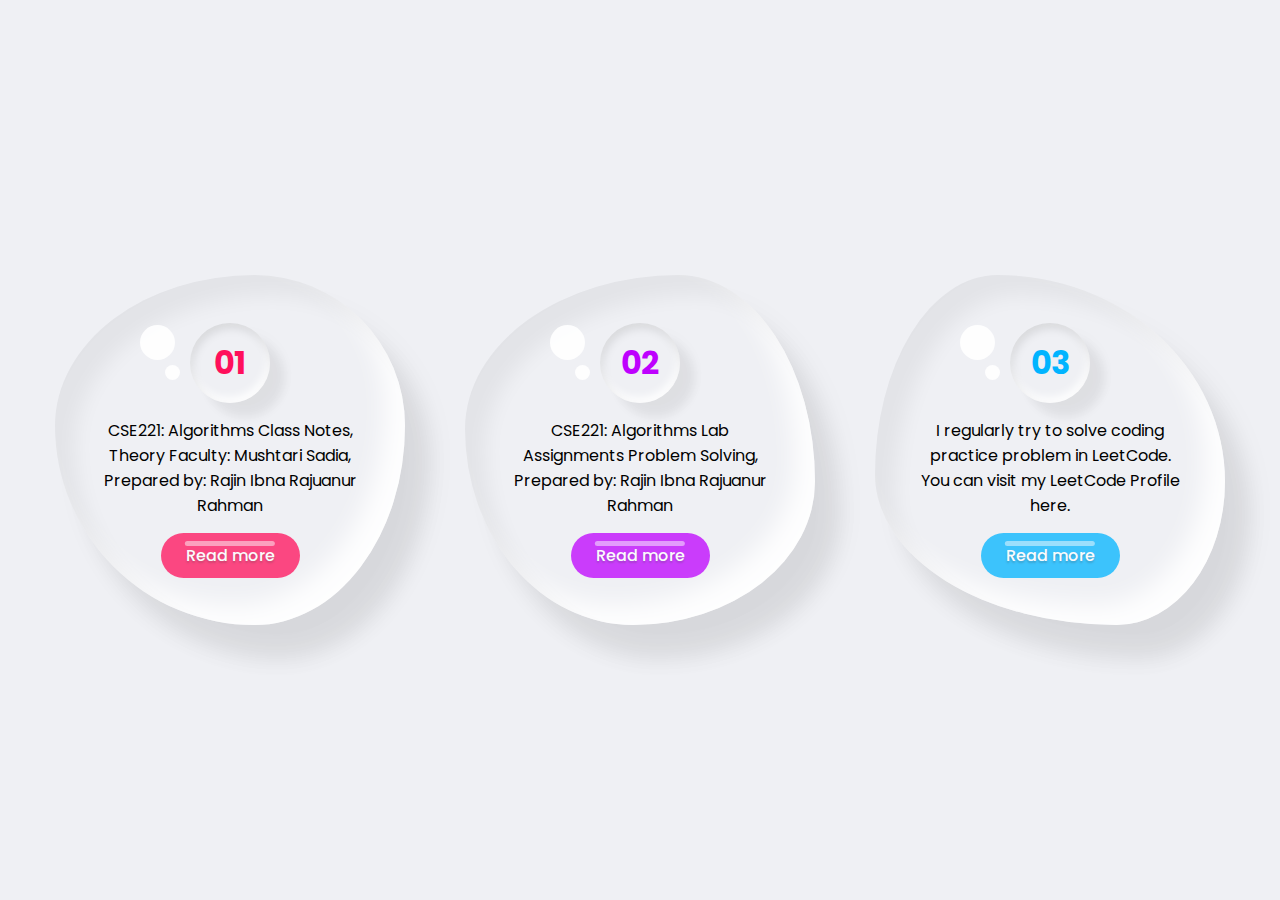
<file: cse221_resources_file/resources.html>
<!DOCTYPE html>
<html lang="en">
<head>
    <meta charset="UTF-8">
    <meta name="viewport" content="width=device-width, initial-scale=1.0">
    <title>Resources Folder</title>
    <link rel="stylesheet" type="text/css" href="resources.css">
</head>
<body>
    <div class="container">
        <div class="drop" style="--clr:#ff0f5b;">
            <div class="content">
                <h2>01</h2>
                <p>CSE221: Algorithms Class Notes, Theory Faculty: Mushtari Sadia, Prepared by: Rajin Ibna Rajuanur Rahman</p>
                <a href="http://tinyurl.com/cse221Rajin" target="_blank">Read more</a>
            </div>
        </div>
        <div class="drop" style="--clr:#be01fe;">
            <div class="content">
                <h2>02</h2>
                <p>CSE221: Algorithms Lab Assignments Problem Solving, Prepared by: Rajin Ibna Rajuanur Rahman</p>
                <a href="https://github.com/Rajin50/Algorithm" target="_blank">Read more</a>
            </div>
        </div>
        <div class="drop" style="--clr:#01b4ff;">
            <div class="content">
                <h2>03</h2>
                <p>I regularly try to solve coding practice problem in LeetCode. You can visit my LeetCode Profile here.</p>
                <a href="https://leetcode.com/Rajin50" target="_blank">Read more</a>
            </div>
        </div>
    </div>
</body>
</html>
</file>
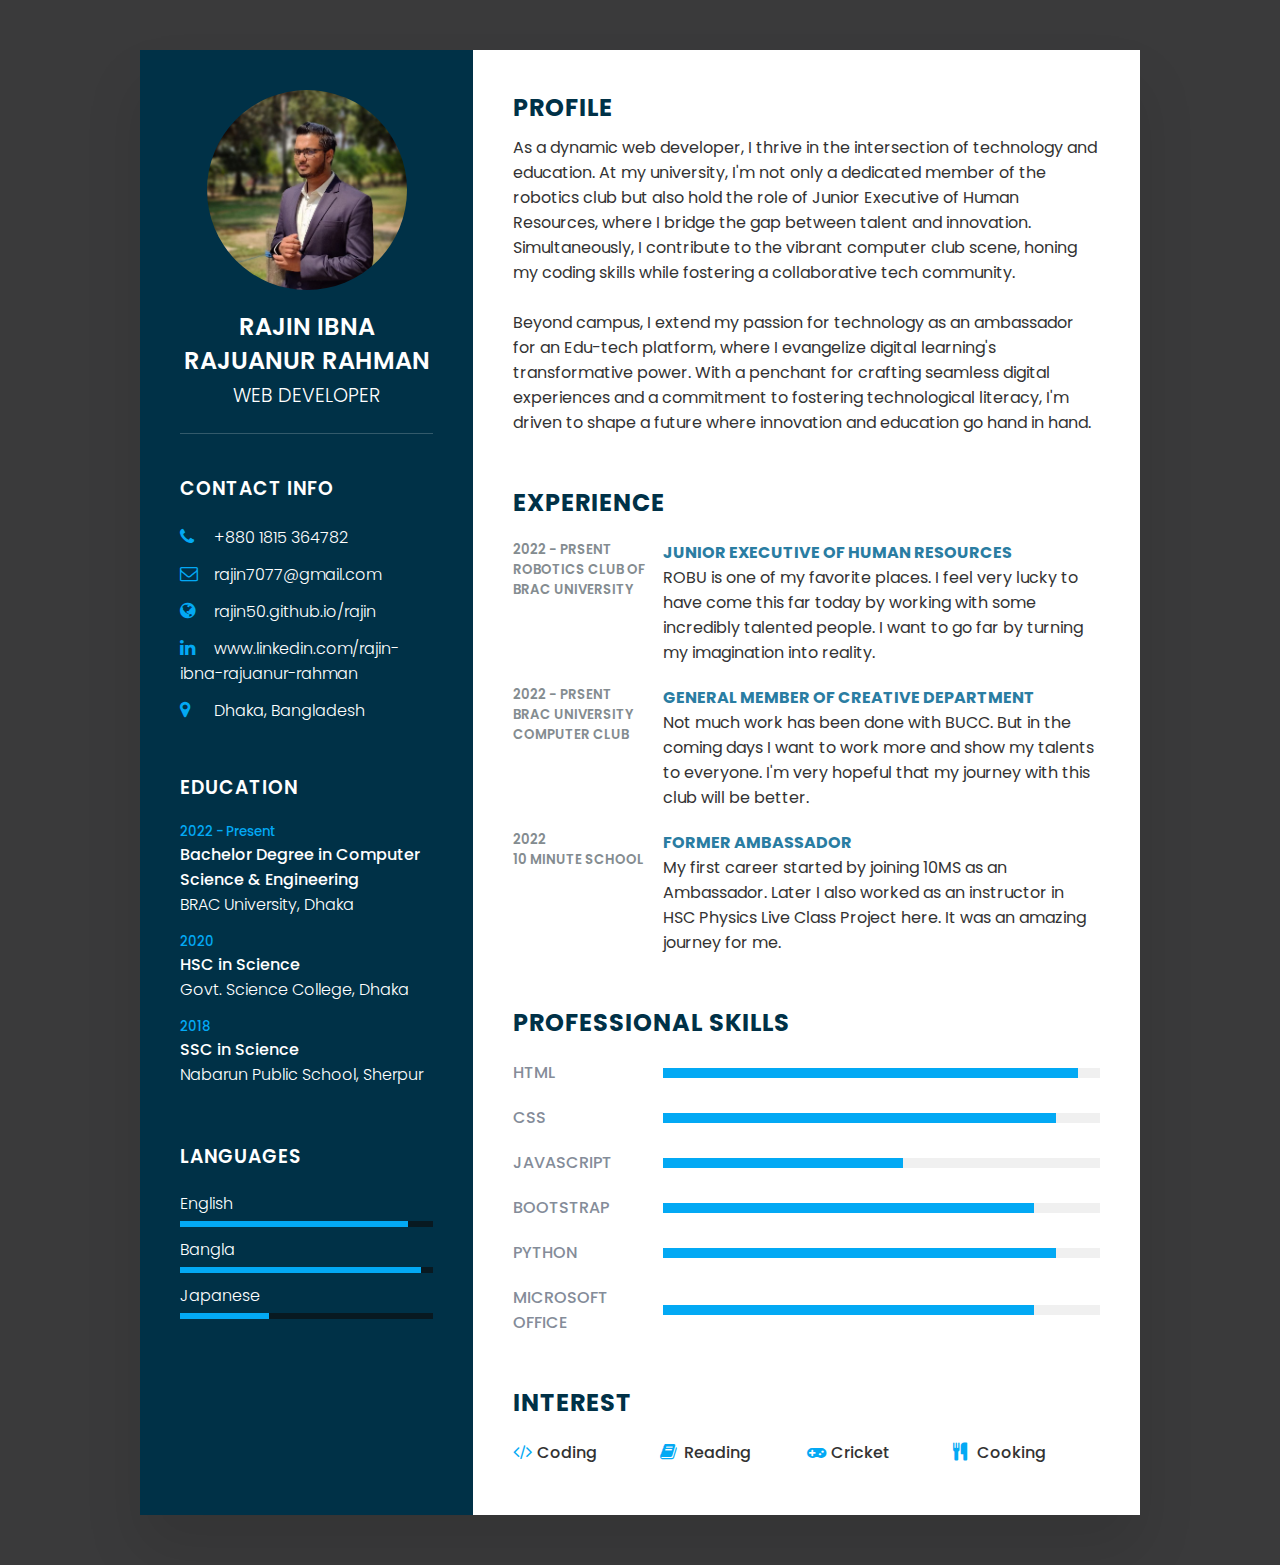
<file: rajin_cv/cvindex.html>
<!DOCTYPE html>
<html lang="en">
<head>
    <meta charset="UTF-8">
    <meta name="viewport" content="width=device-width, initial-scale=1.0">
    <title>CV Of Rajin</title>
    <link rel="stylesheet" href="https://cdnjs.cloudflare.com/ajax/libs/font-awesome/4.7.0/css/font-awesome.css" integrity="sha512-5A8nwdMOWrSz20fDsjczgUidUBR8liPYU+WymTZP1lmY9G6Oc7HlZv156XqnsgNUzTyMefFTcsFH/tnJE/+xBg==" crossorigin="anonymous" referrerpolicy="no-referrer" />
    <link rel="stylesheet" type="text/css" href="cvstyle.css"> 
</head>
<body>
    <div class="container">
        <div class="left_side">
            <div class="profileText">
                <div class="imgBx">
                    <img src="images/img01.jpg">
                </div>
                <h2>Rajin Ibna Rajuanur Rahman<br><span>Web Developer</span></h2>
            </div>
            <div class="contactInfo">
                <h3 class="title">Contact Info</h3>
                <ul>
                    <li>
                        <span class="icon"><i class="fa fa-phone" aria-hidden="true"></i></span>
                        <span class="text">+880 1815 364782</span>
                    </li>
                    <li>
                        <span class="icon"><i class="fa fa-envelope-o" aria-hidden="true"></i></span>
                        <span class="text">rajin7077@gmail.com</span>
                    </li>
                    <li>
                        <span class="icon"><i class="fa fa-globe" aria-hidden="true"></i></span>
                        <span class="text">rajin50.github.io/rajin</span>
                    </li>
                    <li>
                        <span class="icon"><i class="fa fa-linkedin" aria-hidden="true"></i></span>
                        <span class="text">www.linkedin.com/rajin-ibna-rajuanur-rahman</span>
                    </li>
                    <li>
                        <span class="icon"><i class="fa fa-map-marker" aria-hidden="true"></i></span>
                        <span class="text">Dhaka, Bangladesh</span>
                    </li>
                </ul>
            </div>

            <div class="contactInfo education">
                <h3 class="title">Education</h3>
                <ul>
                    <li>
                        <h5>2022 - Present</h5>
                        <h4>Bachelor Degree in Computer Science & Engineering</h4>
                        <h4>BRAC University, Dhaka</h4>
                    </li>
                    <li>
                        <h5>2020</h5>
                        <h4>HSC in Science</h4>
                        <h4>Govt. Science College, Dhaka</h4>
                    </li>
                    <li>
                        <h5>2018</h5>
                        <h4>SSC in Science</h4>
                        <h4>Nabarun Public School, Sherpur</h4>
                    </li>
                </ul>
            </div>

            <div class="contactInfo language">
                <h3 class="title">Languages</h3>
                <ul>
                    <li>
                        <span class="text">English</span>
                        <span class="percent">
                            <div style="width: 90%;"></div>
                        </span>
                    </li>
                    <li>
                        <span class="text">Bangla</span>
                        <span class="percent">
                            <div style="width: 95%;"></div>
                        </span>
                    </li>
                    <li>
                        <span class="text">Japanese</span>
                        <span class="percent">
                            <div style="width: 35%;"></div>
                        </span>
                    </li>
                </ul>
            </div>
        </div>
        
        <div class="right_side">
            <div class="about">
                <h2 class="title2">Profile</h2>
                <p>As a dynamic web developer, I thrive in the intersection of technology and education. At my university, I'm not only a dedicated member of the robotics club but also hold the role of Junior Executive of Human Resources, where I bridge the gap between talent and innovation. Simultaneously, I contribute to the vibrant computer club scene, honing my coding skills while fostering a collaborative tech community.<br><br>Beyond campus, I extend my passion for technology as an ambassador for an Edu-tech platform, where I evangelize digital learning's transformative power. With a penchant for crafting seamless digital experiences and a commitment to fostering technological literacy, I'm driven to shape a future where innovation and education go hand in hand.</p>
            </div>

            <div class="about">
                <h2 class="title2">Experience</h2>
                <div class="box">
                    <div class="year_company">
                        <h5>2022 - Prsent</h5>
                        <h5>Robotics Club Of BRAC University</h5>
                    </div>
                    <div class="text">
                        <h4>Junior Executive Of Human Resources</h4>
                        <p>ROBU is one of my favorite places. I feel very lucky to have come this far today by working with some incredibly talented people. I want to go far by turning my imagination into reality.</p>
                    </div>
                </div>  

                <div class="box">
                    <div class="year_company">
                        <h5>2022 - Prsent</h5>
                        <h5>BRAC University Computer Club</h5>
                    </div>
                    <div class="text">
                        <h4>General Member Of Creative Department</h4>
                        <p>Not much work has been done with BUCC. But in the coming days I want to work more and show my talents to everyone. I'm very hopeful that my journey with this club will be better.</p>
                    </div>
                </div>

                <div class="box">
                    <div class="year_company">
                        <h5>2022</h5>
                        <h5>10 Minute School</h5>
                    </div>
                    <div class="text">
                        <h4>Former Ambassador</h4>
                        <p>My first career started by joining 10MS as an Ambassador. Later I also worked as an instructor in HSC Physics Live Class Project here. It was an amazing journey for me.</p>
                    </div>
                </div>
            </div>

            <div class="about skills">
                <h2 class="title2">Professional Skills</h2>
                <div class="box">
                    <h4>HTML</h4>
                    <div class="percent">
                        <div style="width: 95%;"></div>
                    </div>
                </div>
                <div class="box">
                    <h4>CSS</h4>
                    <div class="percent">
                        <div style="width: 90%;"></div>
                    </div>
                </div>
                <div class="box">
                    <h4>JavaScript</h4>
                    <div class="percent">
                        <div style="width: 55%;"></div>
                    </div>
                </div>
                <div class="box">
                    <h4>Bootstrap</h4>
                    <div class="percent">
                        <div style="width: 85%;"></div>
                    </div>
                </div>
                <div class="box">
                    <h4>Python</h4>
                    <div class="percent">
                        <div style="width: 90%;"></div>
                    </div>
                </div>
                <div class="box">
                    <h4>Microsoft Office</h4>
                    <div class="percent">
                        <div style="width: 85%;"></div>
                    </div>
                </div>
            </div>
            <div class="about interest">
                <h2 class="title2">Interest</h2>
                <ul>
                    <li><i class="fa fa-code" aria-hidden="true"></i> Coding</li>
                    <li><i class="fa fa-book" aria-hidden="true"></i> Reading</li>
                    <li><i class="fa fa-gamepad" aria-hidden="true"></i> Cricket</li>
                    <li><i class="fa fa-cutlery" aria-hidden="true"></i> Cooking</li>
                </ul>
            </div>
        </div>
    </div>
</body>
</html>
</file>
<file: cse221_resources_file/resources.css>
@import url('https://fonts.googleapis.com/css?family=Poppins:200,300,400,500,600,700,800,900&display=swap');

*
{
    margin: 0;
    padding: 0;
    box-sizing: border-box;
    font-family: 'Poppins', sans-serif;
}

body
{
    display: flex;
    justify-content: center;
    align-items: center;
    min-height: 100vh;
    background: #eff0f4;
}

.container
{
    position: relative;
    display: flex;
    justify-content: center;
    align-items: center;
    flex-wrap: wrap;
    padding: 50px 0;
    gap: 40px 60px;
}

.container .drop
{
    position: relative;
    width: 350px;
    height: 350px;
    box-shadow: inset 20px 20px 20px rgba(0, 0, 0, 0.05), 25px 35px 20px rgba(0, 0, 0, 0.05), 25px 30px 30px rgba(0, 0, 0, 0.05), inset -20px -20px 25px rgba(255, 255, 255, 0.9);
    transition: 0.5s ease-in-out;
    display: flex;
    justify-content: center;
    align-items: center;
}

.container .drop:nth-child(1)
{
    border-radius: 57% 43% 43% 57% / 43% 43% 57% 57%;
}

.container .drop:nth-child(2)
{
    border-radius: 61% 39% 52% 48% / 44% 59% 41% 56%;
}

.container .drop:nth-child(3)
{
    border-radius: 35% 65% 31% 69% / 57% 59% 41% 43%;
}

.container .drop:hover
{
    border-radius: 50%;
}

.container .drop::before
{
    content: '';
    position: absolute;
    top: 50px;
    left: 85px;
    width: 35px;
    height: 35px;
    background: #fff;
    border-radius: 50%;
    opacity: 0.9;
}

.container .drop::after
{
    content: '';
    position: absolute;
    top: 90px;
    left: 110px;
    width: 15px;
    height: 15px;
    background: #fff;
    border-radius: 50%;
    opacity: 0.9;
}

.container .drop .content
{
    position: relative;
    display: flex;
    justify-content: center;
    align-items: center;
    flex-direction: column;
    text-align: center;
    padding: 40px;
    gap: 15px;
}

.container .drop .content h2
{
    position: relative;
    width: 80px;
    height: 80px;
    background: #eff0f4;
    border-radius: 50%;
    box-shadow: inset 2px 5px 10px rgba(0, 0, 0, 0.1), inset -2px -5px 10px rgba(255, 255, 255, 1), 15px 15px 10px rgba(0, 0, 0, 0.05), 15px 10px 15px rgba(0, 0, 0, 0.025);
    display: flex;
    justify-content: center;
    align-items: center;
    font-size: 2em;
    color: var(--clr);
}

.container .drop .content a
{
    position: relative;
    padding: 10px 25px;
    background: var(--clr);
    text-decoration: none;
    color: #fff;
    border-radius: 25px;
    font-weight: 500;
    text-shadow: 0 2px 2px rgba(0, 0, 0, 0.25);
    opacity: 0.75;
    transition: 0.5s;
}

.container .drop .content a:hover
{
    opacity: 1;
}

.container .drop .content a::before
{
    content: '';
    position: absolute;
    top: 8px;
    left: 50%;
    transform: translateX(-50%);
    width: 65%;
    height: 5px;
    border-radius: 5px;
    background-color: rgba(255, 255, 255, 0.5);
}
</file>
<file: rajin_cv/cvstyle.css>
@import url('https://fonts.googleapis.com/css?family=Poppins:200,300,400,500,600,700,800,900&display=swap');

*
{
    margin: 0;
    padding: 0;
    box-sizing: border-box;
    font-family: 'Poppins', sans-serif;
}

body
{
    background: #3a3a3b;
    display: flex;
    justify-content: center;
    align-items: center;
    min-height: 100vh;
}

.container
{
    position: relative;
    width: 100%;
    max-width: 1000px;
    min-height: 1000px;
    background: #fff;
    margin: 50px;
    display: grid;
    grid-template-columns: 1fr 2fr;
    box-shadow: 0 35px 55px rgba(0, 0, 0, 0.1)
}

.container .left_side
{
    position: relative;
    background: #003147;
    padding: 40px;
}

.profileText
{
    position: relative;
    display: flex;
    flex-direction: column;
    align-items: center;
    padding-bottom: 20px;
    border-bottom: 1px solid rgba(255, 255, 255, 0.2);
}

.profileText .imgBx
{
    position: relative;
    width: 200px;
    height: 200px;
    border-radius: 50%;
    overflow: hidden;
}

.profileText .imgBx img
{
    position: absolute;
    top: 0;
    left: 0;
    width: 100%;
    height: 100%;
    object-fit: cover;
}

.profileText h2
{
    color: #fff;
    font-size: 1.5em;
    margin-top: 20px;
    text-transform: uppercase;
    text-align: center;
    font-weight: 600;
    line-height: 1.4em;
}

.profileText h2 span
{
    font-size: 0.8em;
    font-weight: 300;
}

.contactInfo
{
    padding-top: 40px;
}

.title
{
    color: #fff;
    text-transform: uppercase;
    font-weight: 600;
    letter-spacing: 1px;
    margin-bottom: 20px;
}

.contactInfo ul
{
    position: relative;
}

.contactInfo ul li
{
    position: relative;
    list-style: none;
    margin: 10px 0;
    cursor: pointer;
}

.contactInfo ul li .icon
{
    display: inline-block;
    width: 30px;
    font-size: 18px;
    color: #03a9f4;
}

.contactInfo ul li span
{
    color: #fff;
    font-weight: 300;
}

.contactInfo.education li
{
    margin-bottom: 15px;
}

.contactInfo.education h5
{
    color: #03a9f4;
    font-weight: 500;
}

.contactInfo.education h4:nth-child(2)
{
    color: #fff;
    font-weight: 500;
}

.contactInfo.education h4
{
    color: #fff;
    font-weight: 300;
}

.contactInfo.language .percent
{
    position: relative;
    width: 100%;
    height: 6px;
    background: #081921;
    display: block;
    margin-top: 5px;
}

.contactInfo.language .percent div
{
    position: absolute;
    top: 0;
    left: 0;
    height: 100%;
    background-color: #03a9f4;
}

.container .right_side
{
    position: relative;
    background: #fff;
    padding: 40px;
}

.about
{
    margin-bottom: 50px;
}

.about:last-child
{
    margin-bottom: 0;
}

.title2
{
    color: #003147;
    text-transform: uppercase;
    letter-spacing: 1px;
    margin-bottom: 10px;
}

p
{
    color: #333;
}

.about .box
{
    display: flex;
    flex-direction: row;
    margin: 20px 0;
}

.about .box .year_company
{
    min-width: 150px;
}

.about .box .year_company h5
{
    text-transform: uppercase;
    color: #848c90;
    font-weight: 600;
}

.about .box .text h4
{
    text-transform: uppercase;
    color: #2a7da2;
    font-size: 16px;
}

.skills .box
{
    position: relative;
    width: 100%;
    display: grid;
    grid-template-columns: 150px 1fr;
    justify-content: center;
    align-items: center;
}

.skills .box h4
{
    text-transform: uppercase;
    color: #848c99;
    font-weight: 500;
}

.skills .box .percent
{
    position: relative;
    width: 100%;
    height: 10px;
    background: #f0f0f0;
}

.skills .box .percent div
{
    position: absolute;
    top: 0;
    left: 0;
    height: 100%;
    background: #03a9f4;
}

.interest ul
{
    display: grid;
    grid-template-columns: repeat(4, 1fr);
}

.interest ul li
{
    list-style: none;
    color: #333;
    font-weight: 500;
    margin: 10px 0;
}

.interest ul li .fa 
{
    color: #03a9f4;
    font-size: 18px;
    width: 20px;
}

@media (max-width: 1000px)
{
    .container
    {
        margin: 10px;
        grid-template-columns: repeat(1,1fr);
    }
    .interest ul 
    {
        grid-template-columns: repeat(2,1fr);
    }
}

@media (max-width: 600px)
{
    .about .box
    {
        flex-direction: column;
    }
    .about .box .year_company
    {
        margin-bottom: 5px;
    }
    .interest ul 
    {
        grid-template-columns: repeat(1,1fr);
    }
    .skills .box
    {
        grid-template-columns: repeat(1,1fr);
    }
}
</file>
